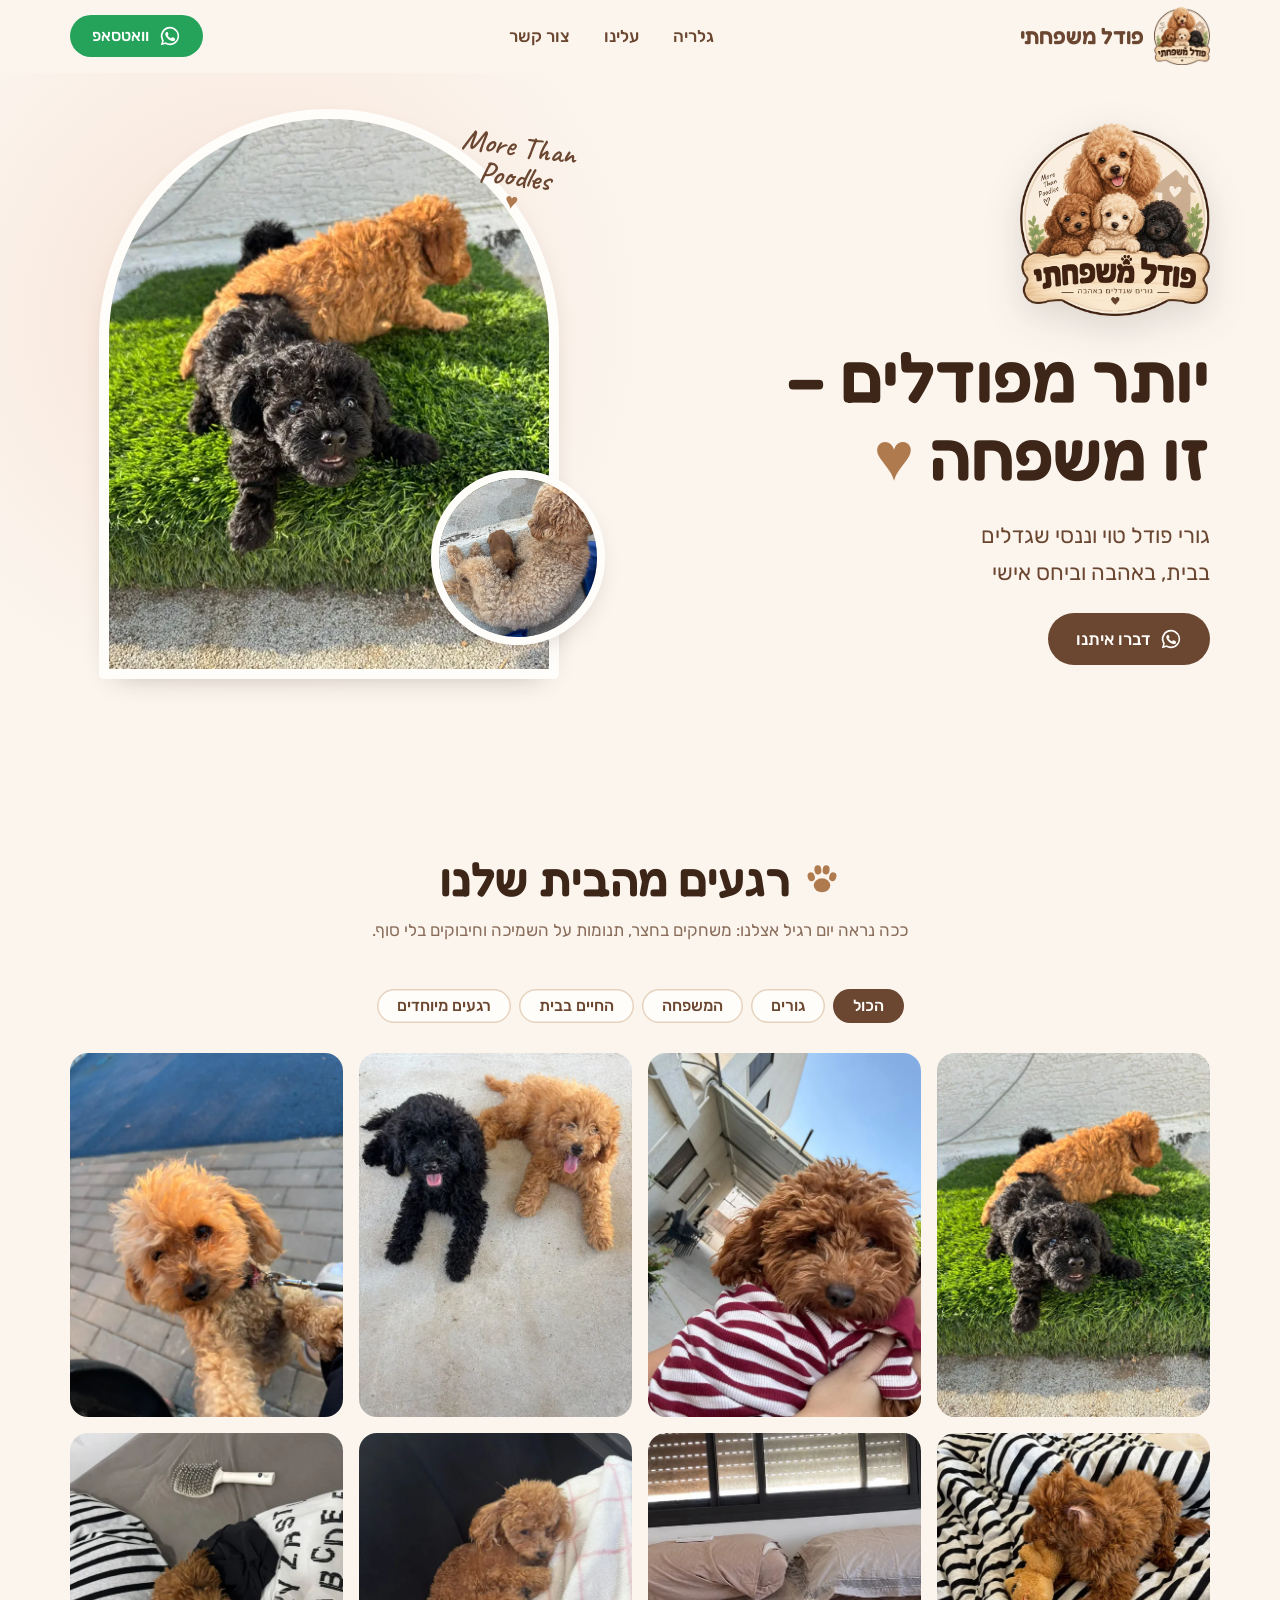
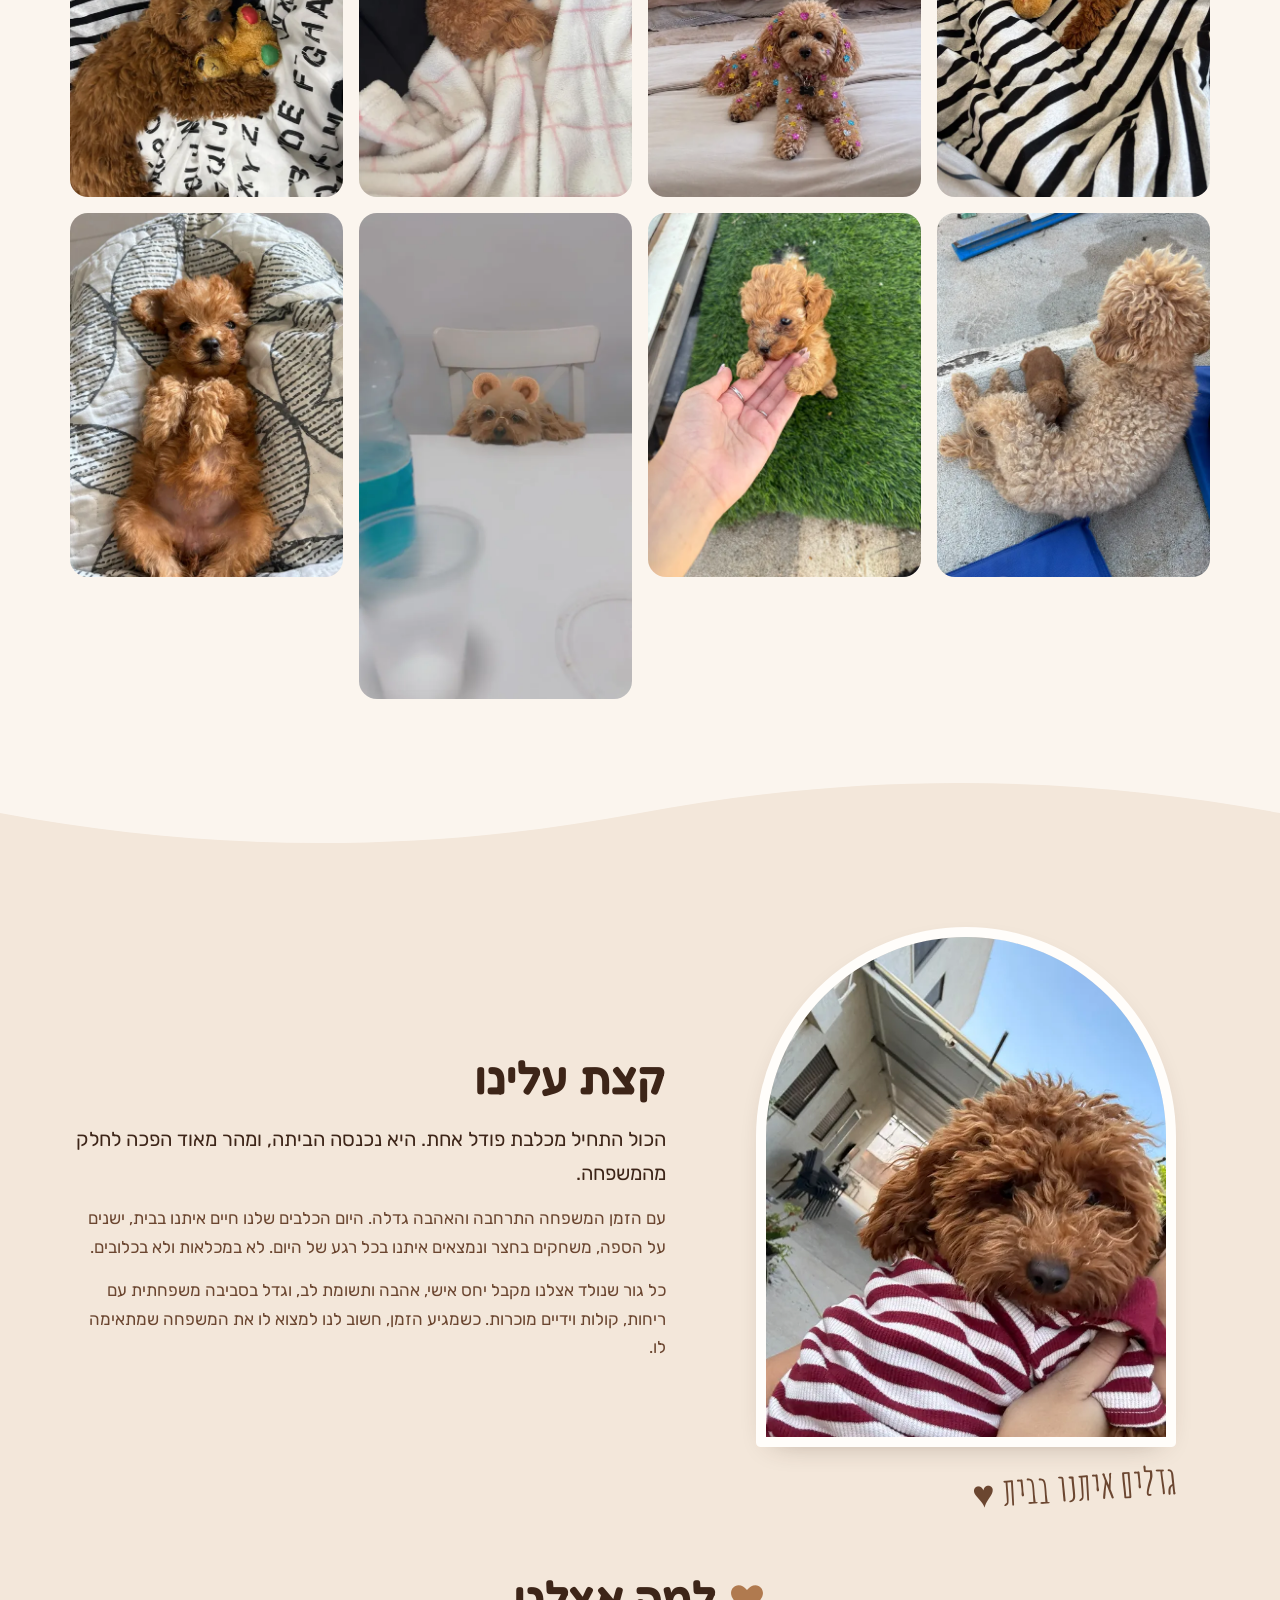
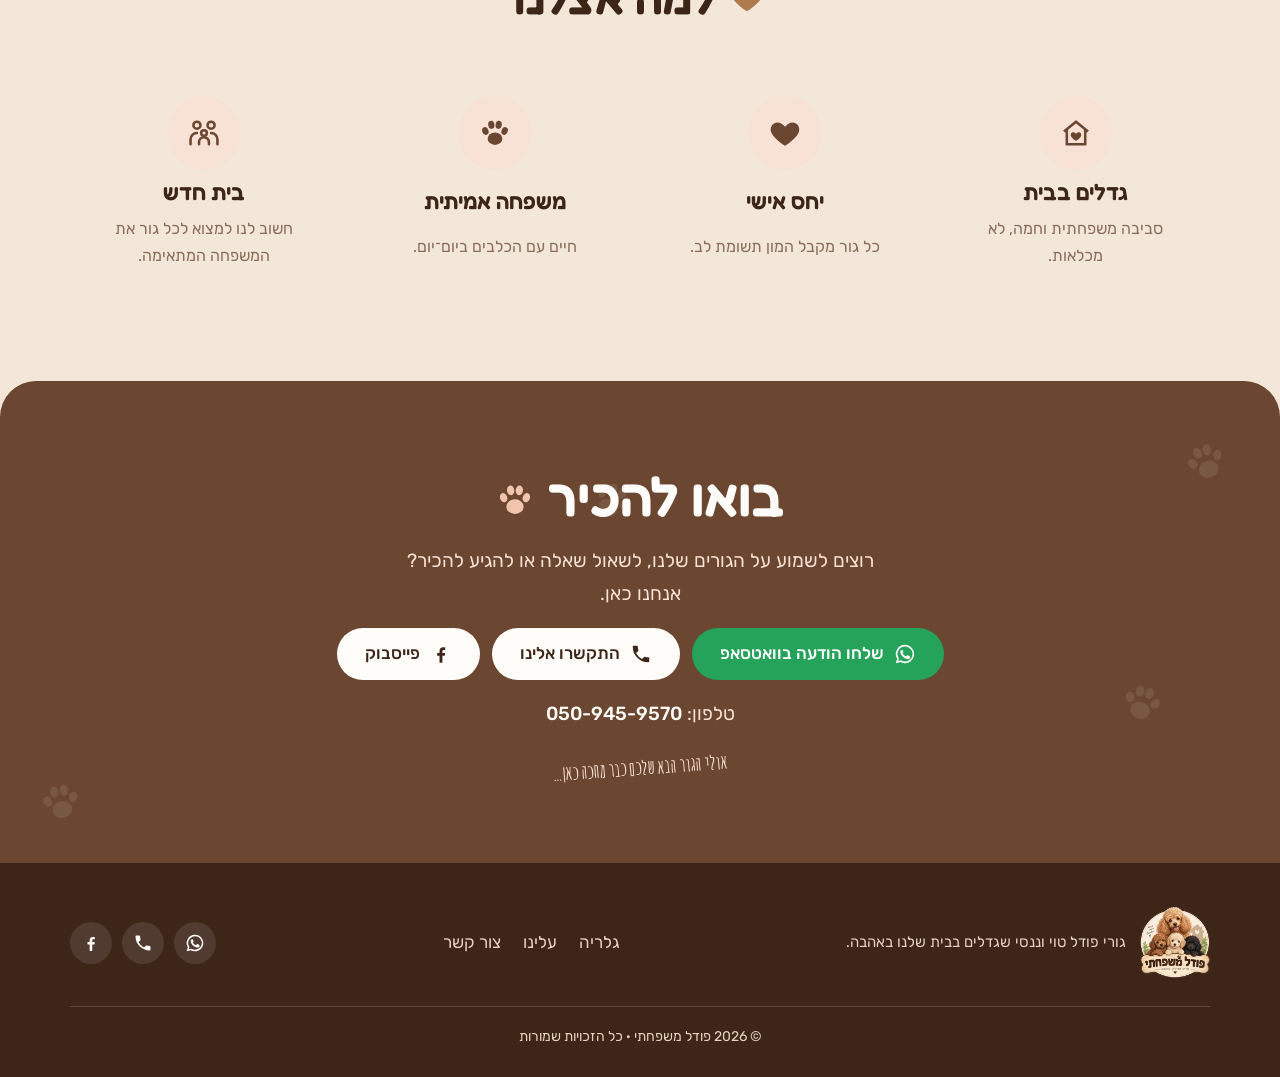
<file: index.html>
<!doctype html>
<html lang="he" dir="rtl">
<head>
<meta charset="utf-8">
<meta name="viewport" content="width=device-width, initial-scale=1, viewport-fit=cover">
<title>פודל משפחתי | גורי פודל טוי וננסי</title>
<meta name="description" content="גורי פודל טוי וננסי שגדלים בבית, באהבה וביחס אישי. הכירו את הגורים הזמינים ואת המשפחה הפרוותית שלנו.">
<meta property="og:title" content="פודל משפחתי | גורי פודל טוי וננסי">
<meta property="og:description" content="גורי פודל טוי וננסי שגדלים בבית, באהבה וביחס אישי.">
<meta property="og:image" content="images/logo.png">
<link rel="icon" href="images/logo-sm.webp">
<link rel="preconnect" href="https://fonts.googleapis.com">
<link rel="preconnect" href="https://fonts.gstatic.com" crossorigin>
<link rel="stylesheet" href="https://fonts.googleapis.com/css2?family=Amatic+SC:wght@700&family=Caveat:wght@600&family=Fredoka:wght@500;600&family=Rubik:wght@400;500;600&display=swap">
<link rel="stylesheet" href="styles.css">
<!-- Google tag (gtag.js) -->
<script async src="https://www.googletagmanager.com/gtag/js?id=AW-18473205415"></script>
<script>
  window.dataLayer = window.dataLayer || [];
  function gtag(){dataLayer.push(arguments);}
  gtag('js', new Date());

  gtag('config', 'AW-18473205415');
</script>
<script src="tracking.js?v=ga4-r6s3v80sj0"></script>
</head>
<body>
<svg width="0" height="0" style="position:absolute" aria-hidden="true">
  <symbol id="i-paw" viewBox="0 0 24 24"><g fill="currentColor"><ellipse cx="12" cy="16" rx="5.2" ry="4.4"/><ellipse cx="5.2" cy="10.6" rx="2.2" ry="2.8" transform="rotate(-20 5.2 10.6)"/><ellipse cx="9.4" cy="6.2" rx="2.2" ry="2.9" transform="rotate(-6 9.4 6.2)"/><ellipse cx="14.6" cy="6.2" rx="2.2" ry="2.9" transform="rotate(6 14.6 6.2)"/><ellipse cx="18.8" cy="10.6" rx="2.2" ry="2.8" transform="rotate(20 18.8 10.6)"/></g></symbol>
  <symbol id="i-heart" viewBox="0 0 24 24"><path fill="currentColor" d="M12 21s-7.5-4.6-9.6-9.2C.9 8.4 3 4.5 6.7 4.5c2.1 0 3.6 1.2 5.3 3.1 1.7-1.9 3.2-3.1 5.3-3.1 3.7 0 5.8 3.9 4.3 7.3C19.5 16.4 12 21 12 21z"/></symbol>
  <symbol id="i-home" viewBox="0 0 24 24"><path fill="none" stroke="currentColor" stroke-width="1.8" stroke-linejoin="round" d="M3.5 11 12 4l8.5 7M5.5 9.5V20h13V9.5"/><path fill="currentColor" d="M12 17.6s-2.9-1.8-3.6-3.5c-.5-1.3.3-2.7 1.7-2.7.8 0 1.4.5 1.9 1.1.5-.6 1.1-1.1 1.9-1.1 1.4 0 2.2 1.4 1.7 2.7-.7 1.7-3.6 3.5-3.6 3.5z"/></symbol>
  <symbol id="i-family" viewBox="0 0 24 24"><g fill="none" stroke="currentColor" stroke-width="1.8" stroke-linecap="round"><circle cx="7" cy="6.5" r="2.5"/><circle cx="17" cy="6.5" r="2.5"/><circle cx="12" cy="12" r="2"/><path d="M2.5 20v-3.5A4.5 4.5 0 0 1 7 12M21.5 20v-3.5A4.5 4.5 0 0 0 17 12M8.5 20v-1.5a3.5 3.5 0 0 1 7 0V20"/></g></symbol>
  <symbol id="i-wa" viewBox="0 0 24 24"><path fill="currentColor" d="M12 2a10 10 0 0 0-8.6 15.1L2 22l5-1.3A10 10 0 1 0 12 2zm0 18.2a8.2 8.2 0 0 1-4.2-1.2l-.3-.2-3 .8.8-2.9-.2-.3A8.2 8.2 0 1 1 12 20.2zm4.5-6.1c-.2-.1-1.5-.7-1.7-.8s-.4-.1-.6.1-.7.8-.8 1c-.2.2-.3.2-.5.1a6.7 6.7 0 0 1-3.3-2.9c-.3-.4.3-.4.7-1.4.1-.2 0-.3 0-.4l-.8-1.8c-.2-.5-.4-.4-.6-.4h-.5a1 1 0 0 0-.7.3 3 3 0 0 0-.9 2.2 5.2 5.2 0 0 0 1.1 2.7c.1.2 1.9 2.9 4.6 4 1.7.7 2.4.8 3.2.7.5-.1 1.5-.6 1.7-1.2.2-.6.2-1.1.2-1.2-.1-.2-.3-.2-.5-.3z"/></symbol>
  <symbol id="i-phone" viewBox="0 0 24 24"><path fill="currentColor" d="M6.6 10.8a15.1 15.1 0 0 0 6.6 6.6l2.2-2.2c.3-.3.7-.4 1-.2 1.1.4 2.3.6 3.6.6.6 0 1 .4 1 1V20c0 .6-.4 1-1 1A17 17 0 0 1 3 4c0-.6.4-1 1-1h3.5c.6 0 1 .4 1 1 0 1.3.2 2.5.6 3.6.1.3 0 .7-.2 1z"/></symbol>
  <symbol id="i-fb" viewBox="0 0 24 24"><path fill="currentColor" d="M13.5 21.5v-7.6h2.6l.4-3h-3V9c0-.9.3-1.5 1.5-1.5h1.6V4.8c-.3 0-1.2-.1-2.3-.1-2.3 0-3.9 1.4-3.9 4v2.2H7.8v3h2.6v7.6h3.1z"/></symbol>
  <symbol id="i-ig" viewBox="0 0 24 24"><g fill="none" stroke="currentColor" stroke-width="1.8"><rect x="3.5" y="3.5" width="17" height="17" rx="5"/><circle cx="12" cy="12" r="4"/></g><circle cx="17.2" cy="6.8" r="1.1" fill="currentColor"/></symbol>
</svg>

<header class="site-header" id="top">
  <div class="wrap header-inner">
    <a class="brand" href="#top" aria-label="פודל משפחתי, לראש העמוד">
      <img src="images/logo-sm.webp" alt="" width="56" height="58">
      <span>פודל משפחתי</span>
    </a>
    <nav class="nav" id="nav" aria-label="ניווט ראשי">
      
      <a href="#gallery">גלריה</a>
      <a href="#about">עלינו</a>
      <a href="#contact">צור קשר</a>
    </nav>
    <div class="header-cta">
      <a class="btn btn-wa btn-small" data-wa href="#contact"><svg><use href="#i-wa"/></svg>וואטסאפ</a>
      <button class="menu-btn" id="menuBtn" aria-label="פתיחת תפריט" aria-expanded="false" aria-controls="nav"><span></span><span></span><span></span></button>
    </div>
  </div>
</header>

<main>
  <section class="hero">
    <div class="wrap hero-grid">
      <div class="hero-copy reveal">
        <img class="hero-logo" src="images/logo.webp" alt="הלוגו של פודל משפחתי: ארבעה גורי פודל ליד בית קטן, והכיתוב גורים שגדלים באהבה" width="600" height="613">
        <h1 data-content="hero_title">יותר מפודלים&nbsp;– זו&nbsp;משפחה <span class="heart">♥</span></h1>
        <p class="lead" data-content="hero_subtitle">גורי פודל טוי וננסי שגדלים בבית, באהבה וביחס אישי</p>
        <div class="hero-actions">
          <a class="btn btn-primary" data-wa href="#contact"><svg><use href="#i-wa"/></svg><span data-content="hero_button">דברו איתנו</span></a>
        </div>
      </div>
      <div class="hero-art reveal">
        <div class="arch"><img data-img="hero_image" src="images/p04.webp" srcset="images/p04-sm.webp 560w, images/p04.webp 1200w" sizes="(max-width: 820px) 90vw, 460px" alt="שני גורי פודל, שחור ואפריקוט, משחקים על דשא בחצר" fetchpriority="high"></div>
        <div class="hero-bubble"><img data-img="hero_bubble_image" data-size="sm" src="images/p07-sm.webp" alt="אמא פודל שוכבת ליד גורה קטנה" loading="lazy"></div>
        <div class="hand-note"><span data-content="hero_note">More Than<br>Poodles</span><small>♥</small></div>
      </div>
    </div>
  </section>

  <section class="section" id="gallery">
    <div class="wrap">
      <div class="section-head reveal">
        <h2><svg><use href="#i-paw"/></svg><span data-content="gallery_title">רגעים מהבית שלנו</span></h2>
        <p data-content="gallery_subtitle">ככה נראה יום רגיל אצלנו: משחקים בחצר, תנומות על השמיכה וחיבוקים בלי סוף.</p>
      </div>
      <div class="filters" role="group" aria-label="סינון גלריה">
        <button type="button" data-filter="all" aria-pressed="true">הכול</button>
        <button type="button" data-filter="puppies" aria-pressed="false">גורים</button>
        <button type="button" data-filter="family" aria-pressed="false">המשפחה</button>
        <button type="button" data-filter="home" aria-pressed="false">החיים בבית</button>
        <button type="button" data-filter="special" aria-pressed="false">רגעים מיוחדים</button>
      </div>
      <div class="gallery" id="galleryGrid"></div>
    </div>
  </section>

  <svg class="wave" viewBox="0 0 1440 60" preserveAspectRatio="none" aria-hidden="true"><path fill="currentColor" d="M0 30c240 40 480 40 720 0s480-40 720 0v30H0z"/></svg>
  <section class="section tinted" id="about">
    <div class="wrap about-grid">
      <div class="about-art reveal">
        <div class="arch"><img data-img="about_image" src="images/p08-sm.webp" srcset="images/p08-sm.webp 560w, images/p08.webp 1200w" sizes="(max-width: 820px) 90vw, 420px" alt="פודל אפריקוט בחולצת פסים בזרועות בעליו ביום שמש" loading="lazy"></div>
        <div class="hand-note" data-content="about_note">גדלים איתנו בבית ♥</div>
      </div>
      <div class="about-copy reveal">
        <h2 data-content="about_title">קצת עלינו</h2>
        <div id="aboutText" style="display:grid;gap:14px"></div>
      </div>
    </div>
  </section>

  <section class="section tinted" id="why" style="padding-top:0">
    <div class="wrap">
      <div class="section-head reveal">
        <h2><svg><use href="#i-heart"/></svg><span data-content="why_title">למה אצלנו</span></h2>
      </div>
      <div class="why-grid">
        <div class="why reveal"><div class="icon"><svg><use href="#i-home"/></svg></div><h3 data-content="why1_title">גדלים בבית</h3><p data-content="why1_text">סביבה משפחתית וחמה, לא מכלאות.</p></div>
        <div class="why reveal"><div class="icon"><svg><use href="#i-heart"/></svg></div><h3 data-content="why2_title">יחס אישי</h3><p data-content="why2_text">כל גור מקבל המון תשומת לב.</p></div>
        <div class="why reveal"><div class="icon"><svg><use href="#i-paw"/></svg></div><h3 data-content="why3_title">משפחה אמיתית</h3><p data-content="why3_text">חיים עם הכלבים ביום־יום.</p></div>
        <div class="why reveal"><div class="icon"><svg><use href="#i-family"/></svg></div><h3 data-content="why4_title">בית חדש</h3><p data-content="why4_text">חשוב לנו למצוא לכל גור את המשפחה המתאימה.</p></div>
      </div>
    </div>
  </section>
  <div class="contact-wrap">
  <section class="section contact" id="contact">
    <div class="paws" aria-hidden="true">
      <svg style="top:12%;right:4%;transform:rotate(-20deg)"><use href="#i-paw"/></svg>
      <svg style="top:62%;right:9%;transform:rotate(15deg)"><use href="#i-paw"/></svg>
      <svg style="top:20%;left:46%;transform:rotate(30deg)"><use href="#i-paw"/></svg>
      <svg style="bottom:8%;left:3%;transform:rotate(-10deg)"><use href="#i-paw"/></svg>
    </div>
    <div class="wrap contact-grid">
      <div class="contact-copy reveal">
        <h2><span data-content="contact_title">בואו להכיר</span> <svg style="width:40px;height:40px;vertical-align:-4px;color:var(--peach)"><use href="#i-paw"/></svg></h2>
        <p data-content="contact_text">רוצים לשמוע על הגורים שלנו, לשאול שאלה או להגיע להכיר? אנחנו כאן.</p>
        <div class="contact-actions">
          <a class="btn btn-wa" data-wa href="#contact"><svg><use href="#i-wa"/></svg>שלחו הודעה בוואטסאפ</a>
          <a class="btn btn-soft" data-tel href="#contact"><svg><use href="#i-phone"/></svg>התקשרו אלינו</a>
          <a class="btn btn-soft" data-fb href="https://www.facebook.com/profile.php?id=61594831463784" target="_blank" rel="noopener"><svg><use href="#i-fb"/></svg>פייסבוק</a>
        </div>
        <p class="phone-line">טלפון: <b data-content="phone">050-945-9570</b></p>
        <p class="hand-contact" data-content="contact_note">אולי הגור הבא שלכם כבר מחכה כאן…</p>
      </div>
    </div>
  </section>
  </div>
</main>

<footer class="site-footer">
  <div class="wrap">
    <div class="footer-grid">
      <div class="footer-brand">
        <img src="images/logo-sm.webp" alt="פודל משפחתי" loading="lazy">
        <p data-content="footer_text">גורי פודל טוי וננסי שגדלים בבית שלנו באהבה.</p>
      </div>
      <nav class="footer-links" aria-label="קישורים בתחתית">
        <a href="#gallery">גלריה</a><a href="#about">עלינו</a><a href="#contact">צור קשר</a>
      </nav>
      <div class="socials">
        <a data-wa href="#contact" aria-label="וואטסאפ"><svg><use href="#i-wa"/></svg></a>
        <a data-tel href="#contact" aria-label="טלפון"><svg><use href="#i-phone"/></svg></a>
        <a data-fb href="https://www.facebook.com/profile.php?id=61594831463784" target="_blank" rel="noopener" aria-label="פייסבוק"><svg><use href="#i-fb"/></svg></a>
        <a data-ig href="#" aria-label="אינסטגרם" hidden><svg><use href="#i-ig"/></svg></a>
      </div>
    </div>
    <p class="copyright">© <span id="year">2026</span> פודל משפחתי · כל הזכויות שמורות</p>
  </div>
</footer>

<div class="mobile-bar">
  <a class="btn btn-wa" data-wa href="#contact"><svg><use href="#i-wa"/></svg>וואטסאפ</a>
  <a class="btn btn-primary" data-tel href="#contact"><svg><use href="#i-phone"/></svg>התקשרו</a>
</div>

<dialog id="puppyDialog" aria-labelledby="pdName"></dialog>
<dialog id="lightbox" class="lightbox" aria-label="תמונה מוגדלת"></dialog>

<script src="app.js"></script>
</body>
</html>
</file>
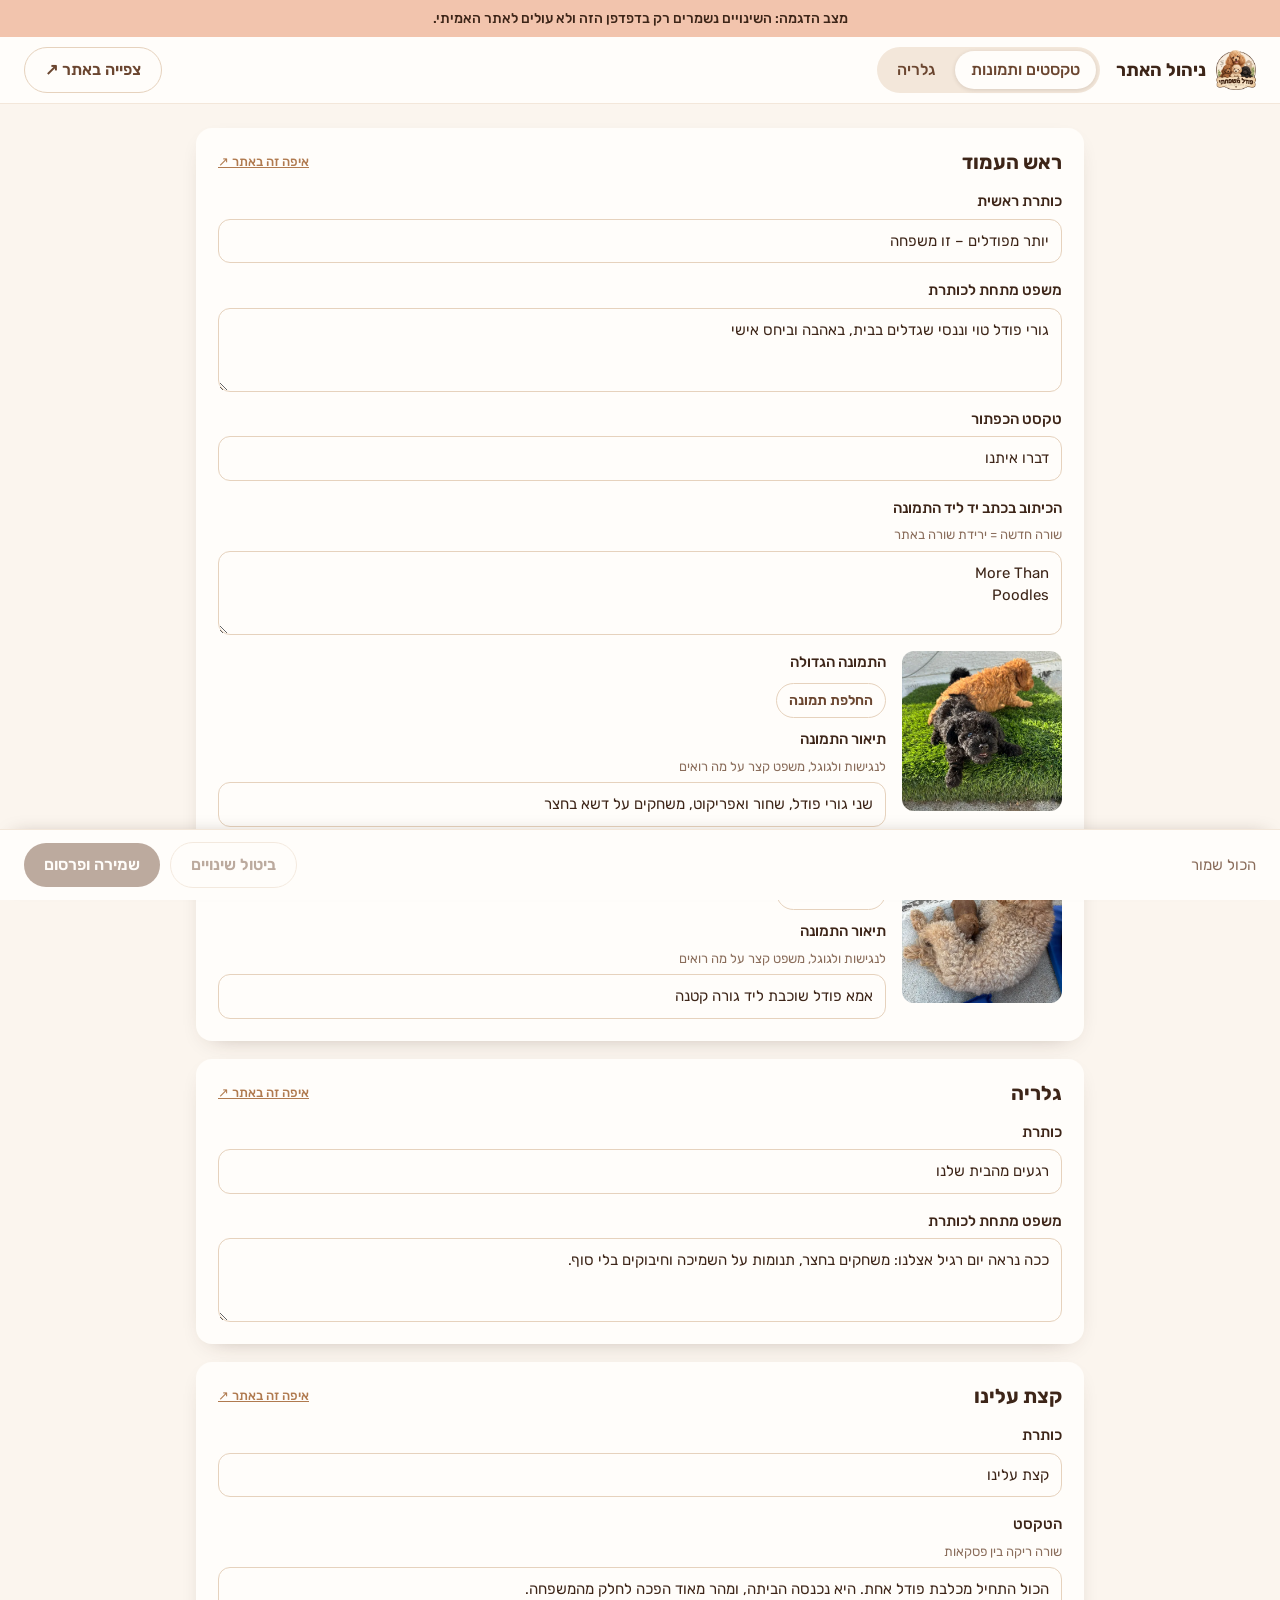
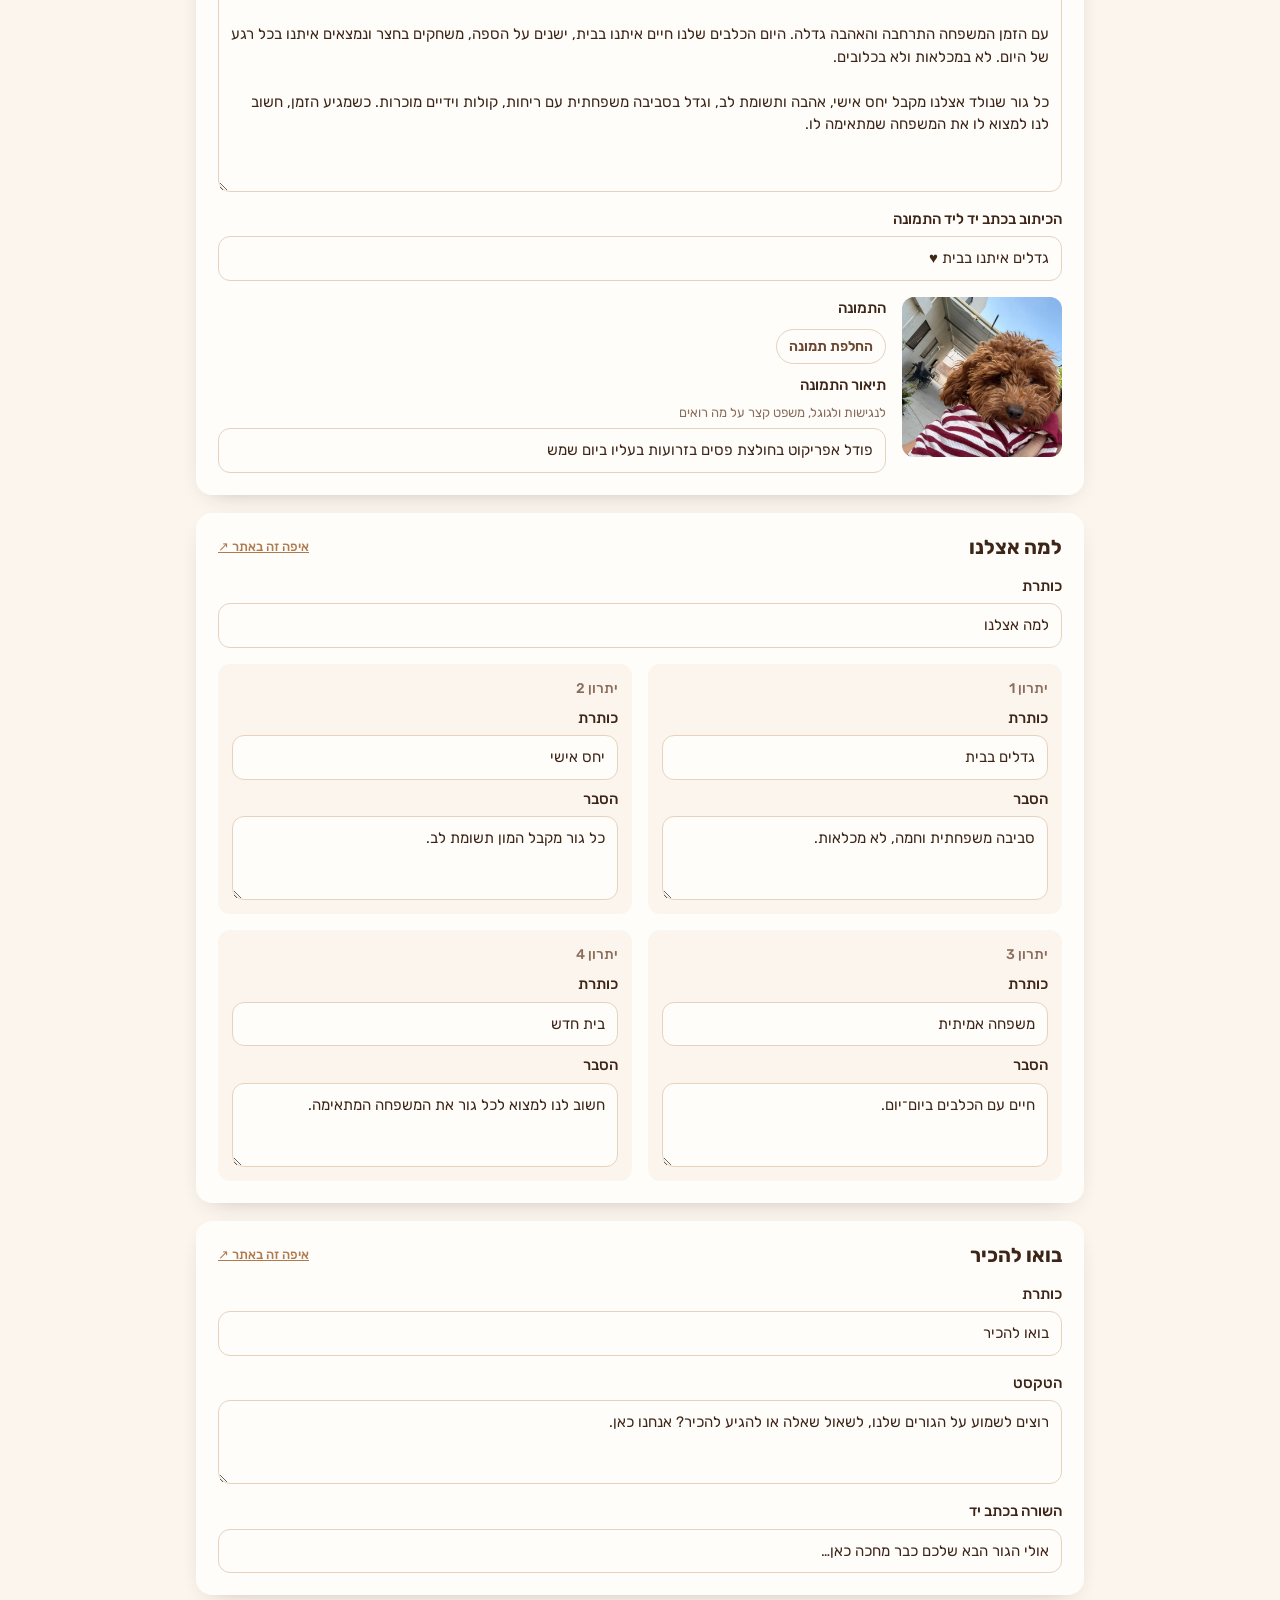
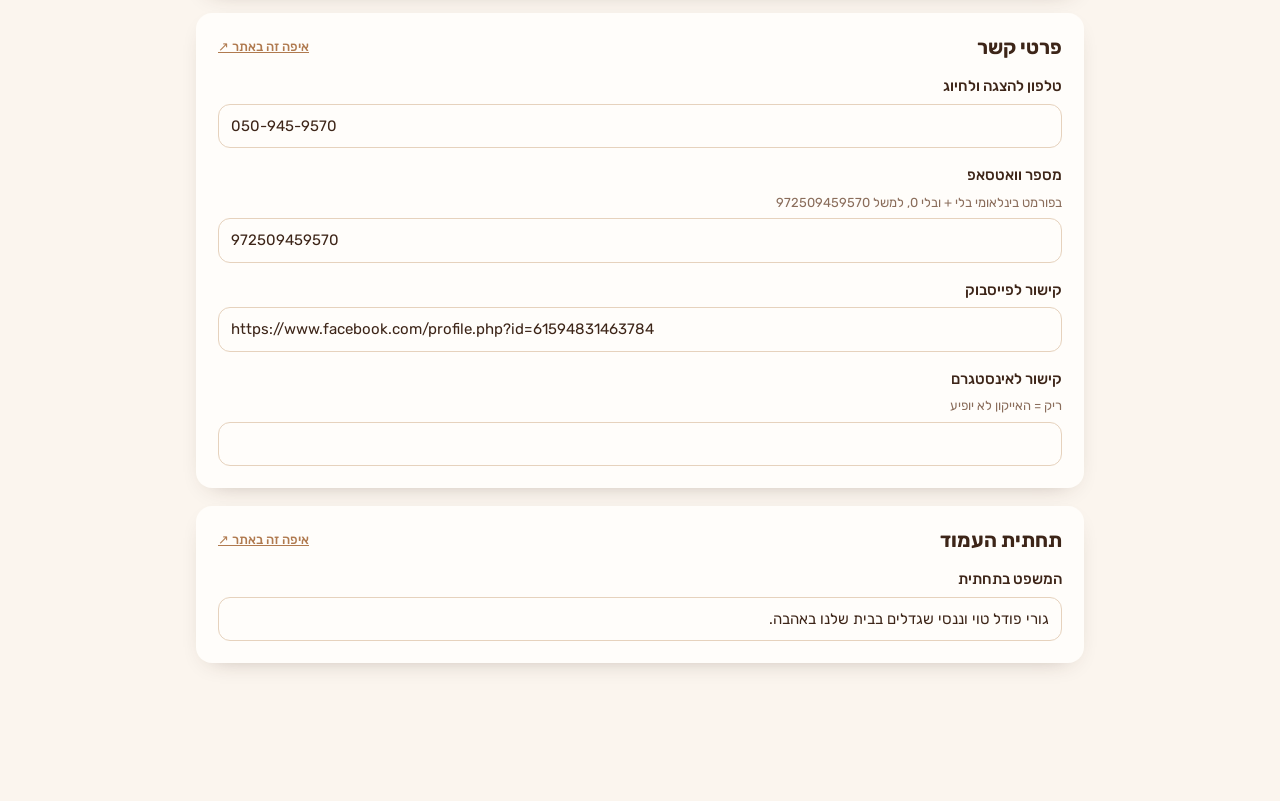
<file: admin/index.html>
<!doctype html>
<html lang="he" dir="rtl">
<head>
<meta charset="utf-8">
<meta name="viewport" content="width=device-width, initial-scale=1">
<meta name="robots" content="noindex, nofollow">
<title>ניהול האתר · פודל משפחתי</title>
<link rel="icon" href="../images/logo-sm.webp">
<link rel="preconnect" href="https://fonts.googleapis.com">
<link rel="preconnect" href="https://fonts.gstatic.com" crossorigin>
<link href="https://fonts.googleapis.com/css2?family=Rubik:wght@400;500;600;700&display=swap" rel="stylesheet">
<link rel="stylesheet" href="admin.css">
</head>
<body>

<div class="demo-bar" id="demoBar" hidden>מצב הדגמה: השינויים נשמרים רק בדפדפן הזה ולא עולים לאתר האמיתי.</div>

<main class="login" id="badLink" hidden>
  <div class="login-card">
    <img src="../images/logo-sm.webp" alt="" width="120" height="123">
    <h1>הקישור לא תקין</h1>
    <p class="muted">בדקו שהעתקתם את כל הקישור לניהול האתר.</p>
  </div>
</main>

<!-- editor -->
<div class="app" id="appView">
  <header class="topbar">
    <div class="brand"><img src="../images/logo-sm.webp" alt="" width="40" height="41"><span>ניהול האתר</span></div>
    <nav class="tabs" role="tablist">
      <button role="tab" data-tab="texts" aria-selected="true">טקסטים ותמונות</button>
      <button role="tab" data-tab="gallery" aria-selected="false">גלריה</button>
    </nav>
    <div class="top-actions">
      <a class="btn ghost" id="viewSite" target="_blank" rel="noopener">צפייה באתר ↗</a>
    </div>
  </header>

  <main class="content">
    <section id="tab-texts" class="tab-panel"></section>
    <section id="tab-gallery" class="tab-panel" hidden>
      <div class="panel-head">
        <div>
          <h2>גלריה</h2>
          <p class="muted">גוררים כדי לשנות סדר, או משתמשים בחצים. התמונה הראשונה מופיעה ראשונה באתר.</p>
        </div>
        <label class="btn primary file-btn">+ הוספת תמונות<input type="file" id="addPhotos" accept="image/*" multiple hidden></label>
      </div>
      <div class="gallery-list" id="galleryList"></div>
    </section>
  </main>

  <footer class="savebar">
    <span class="save-state" id="saveState">אין שינויים</span>
    <button class="btn ghost" id="discard" disabled>ביטול שינויים</button>
    <button class="btn primary" id="save" disabled>שמירה ופרסום</button>
  </footer>
</div>

<div class="toast" id="toast" role="status" aria-live="polite"></div>

<script src="admin.js"></script>
</body>
</html>
</file>
<file: styles.css>
/* Layout: warm home page. Arched photo frames, soft wave dividers between rooms, chocolate contact band. */
:root {
  --cream: #fbf5ee;
  --linen: #f3e7da;
  --sand: #e6d2bd;
  --caramel: #b07a4f;
  --cocoa: #6b4630;
  --chocolate: #3d2518;
  --peach: #f2c4ad;
  --blush: #f8e2d6;
  --white: #fffdfa;
  --muted: #8a6d5b;
  --wa: #25a35a;

  --display: "Fredoka", "Rubik", "Arial Hebrew", sans-serif;
  --body: "Rubik", "Arial Hebrew", "Segoe UI", sans-serif;
  --hand: "Caveat", "Segoe Script", cursive;
  --hand-he: "Amatic SC", "Caveat", cursive;

  --radius: 22px;
  --shadow: 0 10px 30px -18px rgba(61, 37, 24, .45);
  --wrap: 1180px;
  color-scheme: light;
}

* { box-sizing: border-box; }
html { scroll-behavior: smooth; scroll-padding-top: 84px; }
body {
  margin: 0;
  background: var(--cream);
  color: var(--chocolate);
  font: 400 17px/1.7 var(--body);
  -webkit-font-smoothing: antialiased;
}
img { max-width: 100%; height: auto; display: block; }
[hidden] { display: none !important; }
a { color: inherit; }
h1, h2, h3 { font-family: var(--display); font-weight: 600; line-height: 1.15; margin: 0; text-wrap: balance; }
p { margin: 0; }
.wrap { width: 100%; max-width: var(--wrap); margin-inline: auto; padding-inline: 20px; }
:focus-visible { outline: 3px solid var(--caramel); outline-offset: 3px; border-radius: 8px; }
.sr-only { position: absolute; width: 1px; height: 1px; overflow: hidden; clip: rect(0 0 0 0); white-space: nowrap; }

/* ---------- paw cursor (desktop only) ---------- */
@media (hover: hover) and (pointer: fine) {
  body { cursor: url("images/paw.svg") 10 10, auto; }
  a, button, [role="button"], .card, .tile { cursor: url("images/paw-hover.svg") 14 14, pointer; }
}

/* ---------- buttons ---------- */
.btn {
  display: inline-flex; align-items: center; justify-content: center; gap: 10px;
  min-height: 52px; padding: 0 28px; border-radius: 999px; border: 0;
  font: 500 17px/1 var(--body); text-decoration: none;
  transition: transform .2s ease, box-shadow .2s ease, background .2s ease;
}
.btn:hover { transform: translateY(-2px); box-shadow: var(--shadow); }
.btn svg { width: 22px; height: 22px; flex: none; }
.btn-primary { background: var(--cocoa); color: var(--white); }
.btn-primary:hover { background: var(--chocolate); }
.btn-soft { background: var(--white); color: var(--chocolate); box-shadow: inset 0 0 0 1.5px var(--sand); }
.btn-wa { background: var(--wa); color: #fff; }
.btn-small { min-height: 42px; padding: 0 22px; font-size: 16px; }

/* ---------- header ---------- */
.site-header {
  position: sticky; top: env(safe-area-inset-top, 0px); z-index: 30;
  background: rgba(251, 245, 238, .9); backdrop-filter: blur(10px);
  border-bottom: 1px solid transparent; transition: border-color .3s;
}
.site-header.scrolled { border-color: var(--sand); }
.header-inner { display: flex; align-items: center; justify-content: space-between; height: 72px; gap: 16px; }
.brand { display: flex; align-items: center; gap: 10px; text-decoration: none; }
.brand img { width: 56px; height: auto; }
.brand span { font: 600 22px/1 var(--display); color: var(--cocoa); }
.nav { display: flex; gap: 34px; }
.nav a { text-decoration: none; font-weight: 500; color: var(--cocoa); position: relative; padding-block: 6px; }
.nav a::after { content: ""; position: absolute; inset-inline: 0; bottom: 0; height: 2px; background: var(--caramel); border-radius: 2px; transform: scaleX(0); transition: transform .25s; }
.nav a:hover::after { transform: scaleX(1); }
.header-cta { display: flex; gap: 10px; align-items: center; }
.menu-btn { display: none; width: 46px; height: 46px; border: 0; border-radius: 14px; background: var(--white); box-shadow: inset 0 0 0 1.5px var(--sand); }
.menu-btn span { display: block; width: 20px; height: 2px; background: var(--chocolate); margin: 5px auto; border-radius: 2px; transition: transform .25s, opacity .25s; }
.menu-open .menu-btn span:nth-child(1) { transform: translateY(7px) rotate(45deg); }
.menu-open .menu-btn span:nth-child(2) { opacity: 0; }
.menu-open .menu-btn span:nth-child(3) { transform: translateY(-7px) rotate(-45deg); }

/* ---------- hero ---------- */
.hero { position: relative; padding-block: 36px 90px; overflow: hidden; }
.hero::before { /* soft linen blob behind the photo */
  content: ""; position: absolute; inset-inline-end: -10%; top: -20%; width: 60%; aspect-ratio: 1;
  background: radial-gradient(closest-side, var(--blush), transparent); z-index: 0;
}
.hero-grid { position: relative; z-index: 1; display: grid; grid-template-columns: 1.05fr .95fr; gap: 48px; align-items: center; }
.hero-copy { display: grid; gap: 22px; justify-items: start; min-width: 0; }
.hero-logo { width: min(190px, 50vw); filter: drop-shadow(0 12px 18px rgba(61, 37, 24, .15)); }
.hero h1 { font-size: clamp(40px, 6vw, 68px); color: var(--chocolate); }
.hero h1 .heart { color: var(--caramel); display: inline-block; }
.hero .lead { font-size: clamp(18px, 2vw, 22px); color: var(--cocoa); max-width: 30ch; text-wrap: balance; }
.hero-actions { display: flex; flex-wrap: wrap; gap: 12px; }
.hero-art { position: relative; min-width: 0; justify-self: center; width: min(460px, 100%); }
.arch {
  border-radius: 999px 999px var(--radius) var(--radius); overflow: hidden;
  border: 10px solid var(--white); box-shadow: var(--shadow); background: var(--linen);
}
.arch img { width: 100%; aspect-ratio: 4 / 5; object-fit: cover; }
.hero-bubble {
  position: absolute; inset-inline-start: -46px; bottom: 34px; width: 38%;
  border-radius: 50%; overflow: hidden; border: 8px solid var(--white); box-shadow: var(--shadow);
}
.hero-bubble img { aspect-ratio: 1; object-fit: cover; }
.hand-note {
  position: absolute; inset-inline-end: -14px; top: 22px; direction: ltr;
  font: 600 30px/1 var(--hand); color: var(--cocoa); transform: rotate(8deg); text-align: center;
}
.hand-note small { display: block; font-size: 22px; color: var(--caramel); }

/* ---------- section scaffolding ---------- */
.section { padding-block: 84px; position: relative; }
.section-head { display: grid; gap: 10px; justify-items: center; text-align: center; margin-bottom: 44px; }
.section-head h2 { font-size: clamp(32px, 4vw, 46px); display: inline-flex; align-items: center; gap: 12px; }
.section-head h2 svg { width: 38px; height: 38px; color: var(--caramel); flex: none; }
.section-head p { color: var(--muted); max-width: 52ch; }
.divider { display: flex; align-items: center; gap: 10px; color: var(--caramel); }
.divider::before, .divider::after { content: ""; width: 56px; height: 1.5px; background: var(--sand); }
.divider svg { width: 14px; height: 14px; }
.tinted { background: var(--linen); }
.wave { display: block; width: 100%; height: 60px; color: var(--linen); }
.wave.flip { transform: scaleY(-1); }

/* ---------- puppies ---------- */
.size-note { display: flex; flex-wrap: wrap; justify-content: center; gap: 10px; font-size: 15px; color: var(--cocoa); }
.size-note span { background: var(--white); border-radius: 999px; padding: 6px 16px; box-shadow: inset 0 0 0 1px var(--sand); }
.size-note b { font-weight: 600; }
.puppy-grid { display: grid; grid-template-columns: repeat(3, minmax(0, 1fr)); gap: 28px; }
.card {
  background: var(--white); border-radius: var(--radius); padding: 12px 12px 22px; box-shadow: var(--shadow);
  display: grid; gap: 14px; text-align: center; transition: transform .25s ease;
}
.card:hover { transform: translateY(-4px); }
.card-photo { position: relative; border-radius: 16px; overflow: hidden; background: var(--linen); }
.card-photo img { width: 100%; aspect-ratio: 1; object-fit: cover; transition: transform .6s ease; }
.card:hover .card-photo img { transform: scale(1.05); }
.status {
  position: absolute; top: 12px; inset-inline-start: 12px; padding: 4px 14px; border-radius: 999px;
  font-size: 14px; font-weight: 500; background: var(--white); color: var(--chocolate);
  display: inline-flex; align-items: center; gap: 6px;
}
.status::before { content: ""; width: 8px; height: 8px; border-radius: 50%; background: currentColor; }
.status.available { color: #2f7a4b; }
.status.pending { color: #b0702a; }
.status.reserved { color: #a2546a; }
.status.home { color: var(--muted); }
.card h3 { font-size: 28px; }
.meta { display: flex; flex-wrap: wrap; justify-content: center; gap: 4px 0; color: var(--cocoa); font-size: 15px; }
.meta span + span::before { content: "|"; color: var(--sand); margin-inline: 10px; }
.card .btn { justify-self: center; }
.empty { text-align: center; color: var(--muted); padding: 30px; }

/* ---------- gallery ---------- */
.filters { display: flex; flex-wrap: wrap; gap: 8px; justify-content: center; margin-bottom: 30px; }
.filters button {
  border: 0; border-radius: 999px; padding: 9px 20px; font: 500 16px/1 var(--body);
  background: var(--white); color: var(--cocoa); box-shadow: inset 0 0 0 1.5px var(--sand); transition: background .2s, color .2s;
}
.filters button[aria-pressed="true"] { background: var(--cocoa); color: var(--white); box-shadow: none; }
.gallery { columns: 4 220px; column-gap: 16px; }
.tile { display: block; width: 100%; margin: 0 0 16px; padding: 0; border: 0; background: var(--linen); border-radius: 18px; overflow: hidden; break-inside: avoid; position: relative; }
.tile img { width: 100%; height: auto; transition: transform .6s ease; }
.tile:hover img { transform: scale(1.05); }
.tile figcaption {
  position: absolute; inset: auto 0 0 0; padding: 26px 14px 10px; font-size: 15px; color: #fff; text-align: start;
  background: linear-gradient(transparent, rgba(40, 22, 12, .65)); opacity: 0; transition: opacity .3s;
}
.tile:hover figcaption, .tile:focus-visible figcaption { opacity: 1; }

/* ---------- about ---------- */
.about-grid { display: grid; grid-template-columns: .9fr 1.1fr; gap: 56px; align-items: center; }
.about-art { position: relative; justify-self: center; width: min(420px, 100%); }
.about-art .arch img { aspect-ratio: 4 / 5; }
.about-art .hand-note { inset-inline-end: auto; inset-inline-start: 0; top: auto; bottom: -58px; transform: rotate(-4deg); direction: rtl; font: 700 38px/1 var(--hand-he); }
.about-art { margin-bottom: 40px; }
.about-copy { display: grid; gap: 18px; min-width: 0; }
.about-copy h2 { font-size: clamp(32px, 4vw, 46px); }
.about-copy p { max-width: 58ch; color: var(--cocoa); }
.about-copy .first { font-size: 20px; color: var(--chocolate); }

/* ---------- why us ---------- */
.why-grid { display: grid; grid-template-columns: repeat(4, minmax(0, 1fr)); gap: 22px; }
.why { display: grid; gap: 10px; justify-items: center; text-align: center; padding: 28px 18px; }
.why .icon { width: 74px; height: 74px; border-radius: 50%; display: grid; place-items: center; background: var(--blush); color: var(--cocoa); }
.why .icon svg { width: 34px; height: 34px; }
.why h3 { font-size: 22px; }
.why p { color: var(--muted); font-size: 16px; }

/* ---------- contact ---------- */
.contact-wrap { background: var(--linen); }
.contact { background: var(--cocoa); color: var(--white); border-radius: 36px 36px 0 0; overflow: hidden; }
.contact .paws { position: absolute; inset: 0; pointer-events: none; color: rgba(255, 253, 250, .09); }
.contact .paws svg { position: absolute; width: 46px; height: 46px; }
.contact-grid { position: relative; display: grid; grid-template-columns: minmax(0, 1fr); justify-items: center; text-align: center; }
.contact h2 { font-size: clamp(36px, 5vw, 54px); }
.contact-copy { display: grid; gap: 18px; justify-items: center; min-width: 0; }
.contact-actions { justify-content: center; }
.contact-copy p { color: var(--blush); font-size: 19px; max-width: 40ch; }
.contact-actions { display: flex; flex-wrap: wrap; gap: 12px; }
.contact .btn-soft { box-shadow: none; }
.phone-line { font-size: 16px; color: var(--sand); }
.phone-line b { color: var(--white); font-weight: 500; direction: ltr; unicode-bidi: isolate; user-select: all; }
.hand-contact { font: 700 36px/1.1 var(--hand-he); color: var(--peach); transform: rotate(-4deg); margin-top: 10px; }
.form { background: var(--white); color: var(--chocolate); border-radius: var(--radius); padding: 28px; display: grid; gap: 14px; min-width: 0; }
.form h3 { font-size: 24px; }
.form label { display: grid; gap: 6px; font-size: 15px; font-weight: 500; color: var(--cocoa); }
.form input, .form textarea {
  font: 400 17px/1.4 var(--body); color: var(--chocolate); background: var(--cream);
  border: 1.5px solid var(--sand); border-radius: 14px; padding: 12px 14px; width: 100%;
}
.form input:focus, .form textarea:focus { outline: none; border-color: var(--caramel); }
.form textarea { min-height: 110px; resize: vertical; }
.form .note { font-size: 14px; color: var(--muted); }
.form .ok { color: #2f7a4b; font-weight: 500; }

/* ---------- footer ---------- */
.site-footer { background: var(--chocolate); color: var(--sand); padding-block: 44px 28px; }
.footer-grid { display: flex; flex-wrap: wrap; align-items: center; justify-content: space-between; gap: 24px; }
.footer-brand { display: flex; align-items: center; gap: 14px; }
.footer-brand img { width: 70px; }
.footer-brand p { max-width: 34ch; font-size: 15px; }
.footer-links { display: flex; flex-wrap: wrap; gap: 6px 22px; }
.footer-links a { text-decoration: none; }
.footer-links a:hover { color: var(--white); }
.socials { display: flex; gap: 10px; }
.socials a { width: 42px; height: 42px; border-radius: 50%; display: grid; place-items: center; background: rgba(255, 253, 250, .1); color: var(--white); }
.socials a:hover { background: var(--caramel); }
.socials svg { width: 20px; height: 20px; }
.copyright { margin-top: 28px; padding-top: 18px; border-top: 1px solid rgba(230, 210, 189, .2); font-size: 14px; text-align: center; }

/* ---------- modal + lightbox ---------- */
dialog { border: 0; padding: 0; background: transparent; max-width: min(940px, calc(100vw - 32px)); width: 100%; }
dialog::backdrop { background: rgba(40, 22, 12, .6); backdrop-filter: blur(4px); }
.modal { background: var(--white); border-radius: 28px; overflow: hidden; display: grid; grid-template-columns: 1fr 1fr; position: relative; max-height: calc(100dvh - 40px); }
.modal-photos { background: var(--linen); display: grid; gap: 8px; padding: 12px; align-content: start; overflow: auto; }
.modal-main { border-radius: 18px; width: 100%; aspect-ratio: 4 / 5; object-fit: cover; }
.thumbs { display: flex; gap: 8px; flex-wrap: wrap; }
.thumbs button { padding: 0; border: 2px solid transparent; border-radius: 12px; overflow: hidden; width: 68px; background: none; }
.thumbs button[aria-current="true"] { border-color: var(--caramel); }
.thumbs img { aspect-ratio: 1; object-fit: cover; }
.modal-body { padding: 34px 30px; display: grid; gap: 18px; align-content: start; overflow: auto; min-width: 0; }
.modal-body h2 { font-size: 40px; }
.modal-body .status { position: static; justify-self: start; background: var(--cream); }
.facts { display: grid; grid-template-columns: auto 1fr; gap: 8px 18px; margin: 0; font-size: 16px; }
.facts dt { color: var(--muted); }
.facts dd { margin: 0; font-weight: 500; }
.modal-actions { display: grid; gap: 10px; }
.close {
  position: absolute; top: 14px; inset-inline-end: 14px; z-index: 2; width: 44px; height: 44px; border-radius: 50%;
  border: 0; background: var(--white); color: var(--chocolate); font-size: 26px; line-height: 1; box-shadow: var(--shadow);
}
.lightbox { max-width: min(1000px, calc(100vw - 32px)); }
.lightbox figure { margin: 0; display: grid; gap: 10px; justify-items: center; position: relative; }
.lightbox img { max-height: calc(100dvh - 120px); width: auto; border-radius: 18px; }
.lightbox figcaption { color: #fff; font-size: 17px; }
.lightbox .close { top: 10px; inset-inline-end: 10px; }
.lb-nav { position: absolute; top: 45%; width: 48px; height: 48px; border-radius: 50%; border: 0; background: rgba(255, 253, 250, .9); color: var(--chocolate); font-size: 24px; }
.lb-prev { inset-inline-start: 10px; }
.lb-next { inset-inline-end: 10px; }

/* ---------- motion ---------- */
.reveal { transition: opacity .7s ease, transform .7s ease; }
.js .reveal.pre { opacity: .001; transform: translateY(24px); }
@media (prefers-reduced-motion: reduce) {
  html { scroll-behavior: auto; }
  *, *::before, *::after { transition: none !important; animation: none !important; }
  .js .reveal.pre { opacity: 1; transform: none; }
}

/* ---------- mobile sticky contact bar ---------- */
.mobile-bar { display: none; }

/* ---------- responsive ---------- */
@media (max-width: 980px) {
  .puppy-grid { grid-template-columns: repeat(2, minmax(0, 1fr)); }
  .why-grid { grid-template-columns: repeat(2, minmax(0, 1fr)); }
}
@media (max-width: 820px) {
  .nav, .header-cta .btn { display: none; }
  .menu-btn { display: block; }
  .menu-open .nav {
    display: grid; position: absolute; top: 72px; inset-inline: 0; gap: 0; background: var(--cream);
    border-bottom: 1px solid var(--sand); padding: 8px 20px 18px;
  }
  .menu-open .nav a { padding: 14px 0; font-size: 19px; border-bottom: 1px solid var(--linen); }
  .hero { padding-block: 20px 60px; }
  .hero-grid, .about-grid, .contact-grid { grid-template-columns: minmax(0, 1fr); gap: 36px; }
  .hero-copy { justify-items: center; text-align: center; }
  .hero .lead { margin-inline: auto; }
  .hero-actions { justify-content: center; }
  .hero-logo { width: min(170px, 46vw); }
  .hero-bubble { inset-inline-start: -8px; width: 36%; }
  .hand-note { inset-inline-end: 0; font-size: 26px; }
  .section { padding-block: 60px; }
  .about-copy { text-align: center; justify-items: center; }
  .contact-copy { justify-items: center; text-align: center; }
  .contact-actions { justify-content: center; }
  .modal { grid-template-columns: minmax(0, 1fr); overflow: auto; }
  .modal-photos, .modal-body { overflow: visible; }
  .modal-main { aspect-ratio: 1; }
  .footer-grid { flex-direction: column; text-align: center; }
  .footer-brand { flex-direction: column; }
  .mobile-bar {
    display: grid; grid-template-columns: 1fr 1fr; gap: 10px; position: fixed; inset-inline: 0; bottom: 0; z-index: 25;
    padding: 10px 16px calc(10px + env(safe-area-inset-bottom, 0px)); background: rgba(251, 245, 238, .95);
    border-top: 1px solid var(--sand); backdrop-filter: blur(8px);
  }
  .mobile-bar .btn { min-height: 50px; padding: 0 12px; }
  .site-footer { padding-bottom: 100px; }
}
@media (max-width: 640px) {
  .puppy-grid { grid-template-columns: minmax(0, 1fr); }
  .why-grid { gap: 8px; }
  .gallery { columns: 2 140px; column-gap: 10px; }
  .tile { margin-bottom: 10px; border-radius: 14px; }
  .tile figcaption { opacity: 1; font-size: 13px; padding: 20px 10px 8px; }
  .why { padding: 18px 10px; }
  .modal-body { padding: 24px 20px; }
  .modal-body h2 { font-size: 34px; }
}
</file>
<file: admin/admin.css>
:root {
  --cream: #fbf5ee; --linen: #f3e7da; --sand: #e6d2bd; --caramel: #b07a4f;
  --cocoa: #6b4630; --chocolate: #3d2518; --peach: #f2c4ad; --blush: #f8e2d6;
  --white: #fffdfa; --muted: #8a6d5b; --danger: #b23a2b; --ok: #2f8a4f;
  --radius: 16px; --shadow: 0 8px 24px -16px rgba(61, 37, 24, .45);
}
* { box-sizing: border-box; }
html, body { margin: 0; }
body { font: 16px/1.5 "Rubik", "Arial Hebrew", sans-serif; background: var(--cream); color: var(--chocolate); min-height: 100vh; }
[hidden] { display: none !important; }
img { max-width: 100%; height: auto; display: block; }
h1, h2, h3 { margin: 0; line-height: 1.2; }
.muted { color: var(--muted); margin: 0; }
.small { font-size: 14px; }

.btn { font: inherit; font-weight: 600; border: 0; border-radius: 999px; padding: 10px 20px; cursor: pointer; text-decoration: none; display: inline-flex; align-items: center; gap: 6px; white-space: nowrap; }
.btn.primary { background: var(--cocoa); color: var(--white); }
.btn.primary:hover { background: var(--chocolate); }
.btn.ghost { background: transparent; color: var(--cocoa); border: 1.5px solid var(--sand); }
.btn.ghost:hover { border-color: var(--caramel); }
.btn:disabled { opacity: .45; cursor: default; }
.btn.small { padding: 6px 12px; font-size: 14px; }
.btn.danger { color: var(--danger); border-color: #ecc8c2; }
.btn:focus-visible, input:focus-visible, textarea:focus-visible, select:focus-visible { outline: 3px solid var(--peach); outline-offset: 2px; }

.demo-bar { background: var(--peach); color: var(--chocolate); text-align: center; padding: 8px 16px; font-size: 14px; font-weight: 500; }

/* login */
.login { min-height: calc(100vh - 40px); display: grid; place-items: center; padding: 24px 16px; }
.login-card { background: var(--white); border-radius: 24px; box-shadow: var(--shadow); padding: 32px 28px; width: min(380px, 100%); display: grid; gap: 14px; text-align: center; }
.login-card img { width: 96px; margin: 0 auto; }
.login-card h1 { font-size: 26px; }
.login-card label { text-align: start; }
.login-card .btn { justify-content: center; padding: 12px; }
.error { color: var(--danger); margin: 0; min-height: 1.5em; font-size: 14px; }

label { display: grid; gap: 6px; font-weight: 500; font-size: 15px; }
input[type=text], input[type=email], input[type=password], input[type=tel], input[type=url], textarea, select {
  font: inherit; font-weight: 400; color: var(--chocolate); background: var(--white);
  border: 1.5px solid var(--sand); border-radius: 12px; padding: 10px 12px; width: 100%;
}
textarea { resize: vertical; min-height: 84px; }
input:focus, textarea:focus, select:focus { border-color: var(--caramel); outline: none; }
.hint { font-weight: 400; font-size: 13px; color: var(--muted); }

/* app shell */
.topbar { position: sticky; top: 0; z-index: 5; background: var(--white); border-bottom: 1px solid var(--linen); display: flex; align-items: center; gap: 16px; padding: 10px 24px; flex-wrap: wrap; }
.brand { display: flex; align-items: center; gap: 10px; font-weight: 700; font-size: 18px; }
.brand img { width: 40px; }
.tabs { display: flex; gap: 4px; background: var(--linen); padding: 4px; border-radius: 999px; }
.tabs button { font: inherit; font-weight: 500; border: 0; background: none; color: var(--cocoa); padding: 7px 16px; border-radius: 999px; cursor: pointer; }
.tabs button[aria-selected=true] { background: var(--white); box-shadow: 0 1px 4px rgba(61,37,24,.15); }
.top-actions { margin-inline-start: auto; display: flex; gap: 8px; }
.content { max-width: 920px; margin: 0 auto; padding: 24px 16px 120px; }

.group { background: var(--white); border-radius: var(--radius); box-shadow: var(--shadow); padding: 22px; margin-bottom: 18px; display: grid; gap: 16px; }
.group h2 { font-size: 20px; display: flex; align-items: center; gap: 8px; }
.group h2 a { font-size: 13px; font-weight: 500; color: var(--caramel); margin-inline-start: auto; }
.row2 { display: grid; grid-template-columns: 1fr 1fr; gap: 16px; }
.why-pair { display: grid; gap: 8px; padding: 14px; background: var(--cream); border-radius: 12px; }
.why-pair b { font-size: 14px; color: var(--muted); font-weight: 500; }
.field.changed > label, .field.changed > .label { color: var(--caramel); }
.field.changed > label::after, .field.changed > .label::after { content: " • שונה"; font-size: 12px; font-weight: 400; }

.image-field { display: grid; grid-template-columns: 160px 1fr; gap: 16px; align-items: start; }
.image-field .thumb { aspect-ratio: 1; border-radius: 12px; overflow: hidden; background: var(--linen); }
.image-field .thumb img { width: 100%; height: 100%; object-fit: cover; }
.image-field .side { display: grid; gap: 10px; }
.label { font-weight: 500; font-size: 15px; }
.file-btn { position: relative; }

/* gallery */
.panel-head { display: flex; align-items: end; justify-content: space-between; gap: 16px; margin-bottom: 18px; flex-wrap: wrap; }
.panel-head h2 { font-size: 24px; margin-bottom: 4px; }
.gallery-list { display: grid; grid-template-columns: repeat(auto-fill, minmax(240px, 1fr)); gap: 16px; }
.gcard { background: var(--white); border-radius: var(--radius); box-shadow: var(--shadow); overflow: hidden; display: grid; }
.gcard.dragging { opacity: .4; }
.gcard.over { outline: 3px dashed var(--caramel); outline-offset: 2px; }
.gcard .pic { position: relative; aspect-ratio: 4/3; background: var(--linen); cursor: grab; }
.gcard .pic img { width: 100%; height: 100%; object-fit: cover; }
.gcard .num { position: absolute; top: 8px; inset-inline-start: 8px; background: rgba(61,37,24,.75); color: var(--white); font-size: 13px; font-weight: 600; border-radius: 999px; min-width: 26px; height: 26px; display: grid; place-items: center; padding: 0 8px; }
.gcard .body { padding: 12px; display: grid; gap: 10px; }
.gcard .body label { font-size: 13px; }
.gcard .tools { display: flex; gap: 6px; flex-wrap: wrap; }
.gcard .tools .btn { padding: 5px 10px; font-size: 13px; }
.gcard .tools .move { margin-inline-start: auto; display: flex; gap: 4px; }
.empty { text-align: center; padding: 48px 16px; color: var(--muted); background: var(--white); border-radius: var(--radius); grid-column: 1 / -1; }

/* save bar */
.savebar { position: fixed; inset-inline: 0; bottom: 0; z-index: 6; background: var(--white); border-top: 1px solid var(--linen); box-shadow: 0 -6px 20px -14px rgba(61,37,24,.4); display: flex; align-items: center; gap: 10px; padding: 12px 24px; }
.save-state { margin-inline-end: auto; color: var(--muted); font-size: 15px; }
.save-state.dirty { color: var(--caramel); font-weight: 600; }

.toast { position: fixed; bottom: 84px; left: 50%; transform: translate(-50%, 20px); background: var(--chocolate); color: var(--white); padding: 10px 20px; border-radius: 999px; opacity: 0; pointer-events: none; transition: .25s; z-index: 10; font-size: 15px; max-width: calc(100% - 32px); text-align: center; }
.toast.show { opacity: 1; transform: translate(-50%, 0); }
.toast.bad { background: var(--danger); }

.busy { position: fixed; inset: 0; background: rgba(251,245,238,.7); display: grid; place-items: center; z-index: 20; font-weight: 600; color: var(--cocoa); }

@media (max-width: 680px) {
  .topbar { padding: 10px 16px; gap: 10px; }
  .tabs { order: 3; width: 100%; }
  .tabs button { flex: 1; }
  .top-actions .btn { padding: 8px 12px; font-size: 14px; }
  .row2, .image-field { grid-template-columns: 1fr; }
  .image-field .thumb { max-width: 200px; }
  .group { padding: 18px 16px; }
  .savebar { padding: 10px 16px; }
  .savebar #discard { display: none; }
}
</file>
